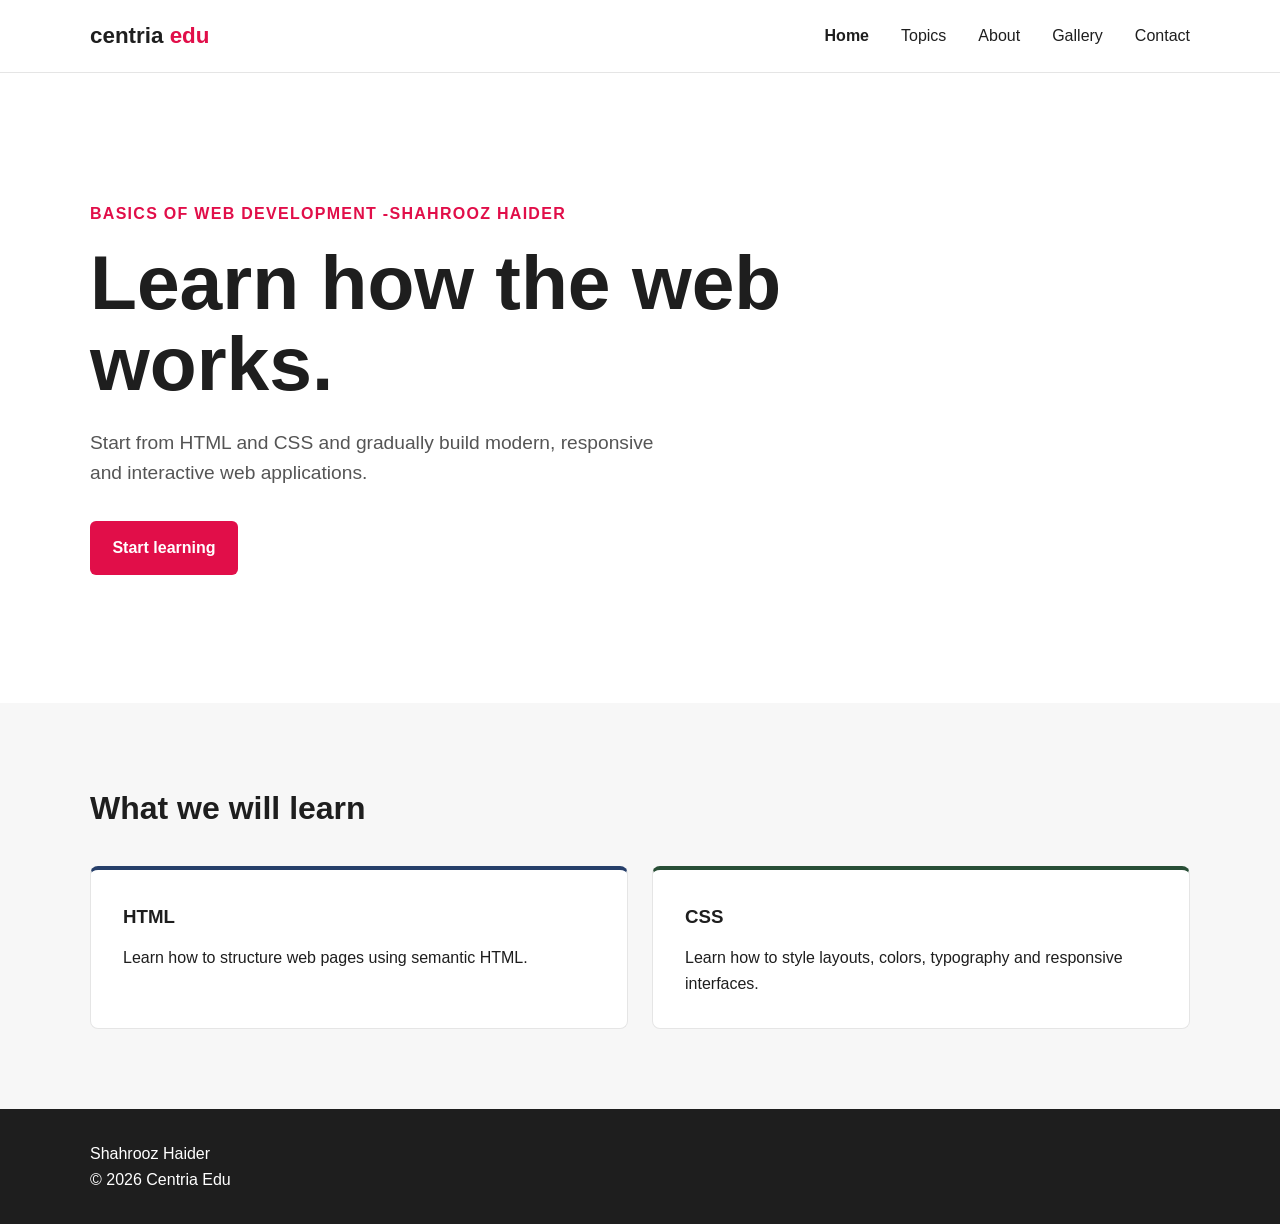
<file: index.html>
<!DOCTYPE html>
<html lang="en">
<head>
    <meta charset="UTF-8">
    <meta name="viewport" content="width=device-width, initial-scale=1.0">
    <meta name="author" content="Ville Heikkiniemi">
    <link rel="icon" href="favicon.ico">
    <link rel="stylesheet" href="style.css">

    <title>Centria Edu | Basics of Web Development</title>
</head>

<body>

    <header>
        <div class="container">
            <nav>
                <div class="logo">
                    centria <span>edu</span>
                </div>

                <ul>
                    <li><a href="index.html" aria-current="page">Home</a></li>
                    <li><a href="index.html#topics">Topics</a></li>
                    <li><a href="index.html#about">About</a></li>
                    <li><a href="gallery.html">Gallery</a></li>
                    <li><a href="contact.html">Contact</a></li>
                </ul>
            </nav>
        </div>
    </header>

    <main>

        <section class="hero">
            <div class="container">
                <div class="hero-content">

                    <span class="label">Basics of Web Development -Shahrooz Haider</span>

                    <h1>
                        Learn how the web works.
                    </h1>

                    <p>
                        Start from HTML and CSS and gradually build modern,
                        responsive and interactive web applications.
                    </p>

                    <a href="#topics" class="button">
                        Start learning
                    </a>

                </div>
            </div>
        </section>

        <section class="topics" id="topics">
            <div class="container">

                <h2>What we will learn</h2>

                <div class="cards">

                    <article class="card">
                        <h3>HTML</h3>
                        <p>
                            Learn how to structure web pages using semantic HTML.
                        </p>
                    </article>

                    <article class="card">
                        <h3>CSS</h3>
                        <p>
                            Learn how to style layouts, colors, typography and
                            responsive interfaces.
                        </p>
                    </article>

                </div>
            </div>
        </section>

    </main>

    <footer id="about">
        <div class="container">
              <p>Shahrooz Haider</p>
          <p>&copy;  2026 Centria Edu</p>
        </div>
    </footer>
<!--
Shahrooz Haider 
--> 
</body>
</html>
</file>
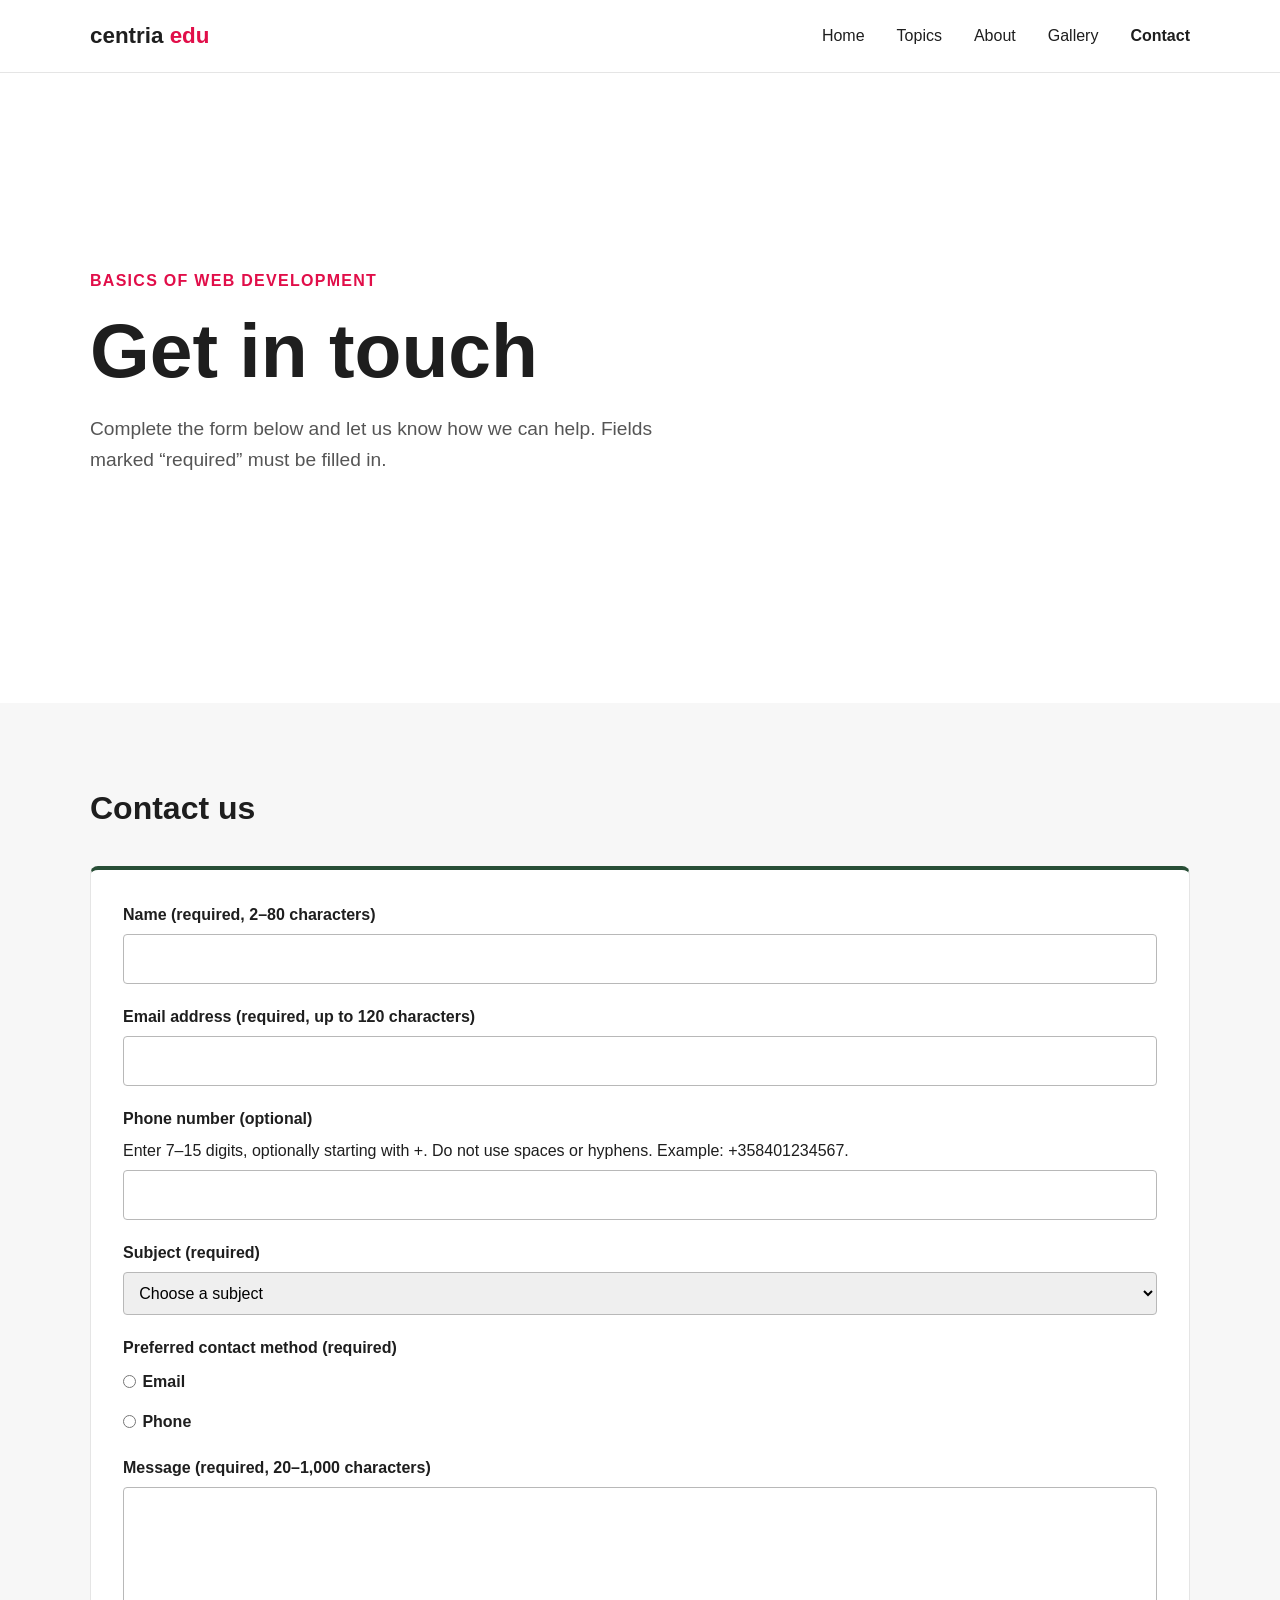
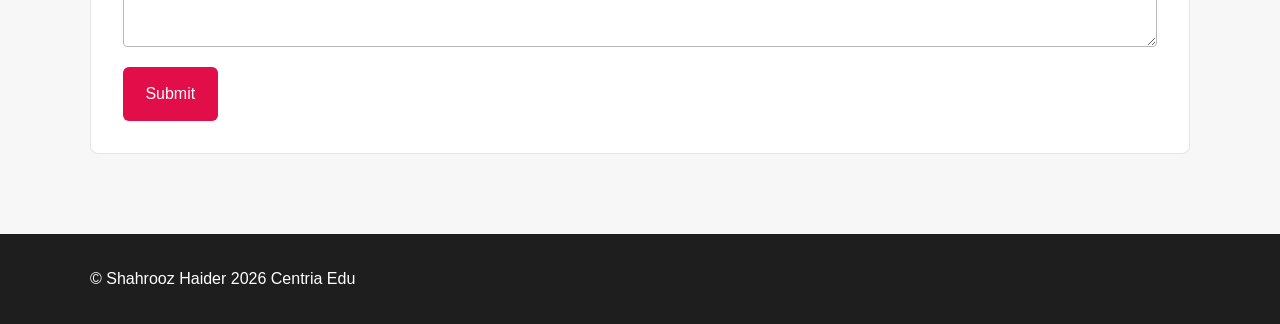
<file: contact.html>
<!--
    Centria Edu - Basics of Web Development

    Original author: Ville Heikkiniemi
    Modified by: 
    Last modified: 2026-11-15

    Based on the original course template.
-->

<!DOCTYPE html>
<html lang="en">
<head>
    <meta charset="UTF-8">
    <meta name="viewport" content="width=device-width, initial-scale=1.0">
    <meta name="author" content="Ville Heikkiniemi">
    <link rel="icon" href="favicon.ico">
    <link rel="stylesheet" href="style.css">

    <title>Contact | Centria Edu</title>
</head>

<body>

    <header>
        <div class="container">
            <nav>
                <div class="logo">
                    centria <span>edu</span>
                </div>

                <ul>
                    <li><a href="index.html">Home</a></li>
                    <li><a href="index.html#topics">Topics</a></li>
                    <li><a href="index.html#about">About</a></li>
                    <li><a href="gallery.html">Gallery</a></li>
                    <li><a href="contact.html" aria-current="page">Contact</a></li>
                </ul>
            </nav>
        </div>
    </header>

    <main>
        <section class="hero">
            <div class="container">
                <div class="hero-content">
                    <span class="label">Basics of Web Development</span>
                    <h1>Get in touch</h1>
                    <p>Complete the form below and let us know how we can help. Fields marked “required” must be filled in.</p>
                </div>
            </div>
        </section>

        <section class="topics" id="contact">
            <div class="container">
                <h2>Contact us</h2>

                <form class="card" action="https://httpbin.org/post" method="post">
                    <div class="form-field">
                        <label for="name">Name (required, 2–80 characters)</label>
                        <input type="text" id="name" name="name" autocomplete="name" required minlength="2" maxlength="80">
                    </div>

                    <div class="form-field">
                        <label for="email">Email address (required, up to 120 characters)</label>
                        <input type="email" id="email" name="email" autocomplete="email" required maxlength="120">
                    </div>

                    <div class="form-field">
                        <label for="phone">Phone number (optional)</label>
                        <p id="phone-help">Enter 7–15 digits, optionally starting with +. Do not use spaces or hyphens. Example: +358401234567.</p>
                        <input type="tel" id="phone" name="phone" autocomplete="tel" pattern="[+]?[0-9]{7,15}" aria-describedby="phone-help">
                    </div>

                    <div class="form-field">
                        <label for="subject">Subject (required)</label>
                        <select id="subject" name="subject" required>
                            <option value="">Choose a subject</option>
                            <option value="feedback">Feedback</option>
                            <option value="question">Question</option>
                            <option value="other">Other</option>
                        </select>
                    </div>

                    <fieldset class="form-field form-field--radio">
                        <legend>Preferred contact method (required)</legend>
                        <label class="radio-option" for="contact-email">
                            <input type="radio" id="contact-email" name="preferred_contact" value="email" required>
                            Email
                        </label>
                        <label class="radio-option" for="contact-phone">
                            <input type="radio" id="contact-phone" name="preferred_contact" value="phone" required>
                            Phone
                        </label>
                    </fieldset>

                    <div class="form-field">
                        <label for="message">Message (required, 20–1,000 characters)</label>
                        <textarea id="message" name="message" required minlength="20" maxlength="1000"></textarea>
                    </div>

                    <button class="button form-submit" type="submit">Submit</button>
                </form>
            </div>
        </section>
    </main>

    <footer id="about">
        <div class="container">
            <p>&copy; Shahrooz Haider 2026 Centria Edu</p>
        </div>
    </footer>

</body>
</html>
</file>
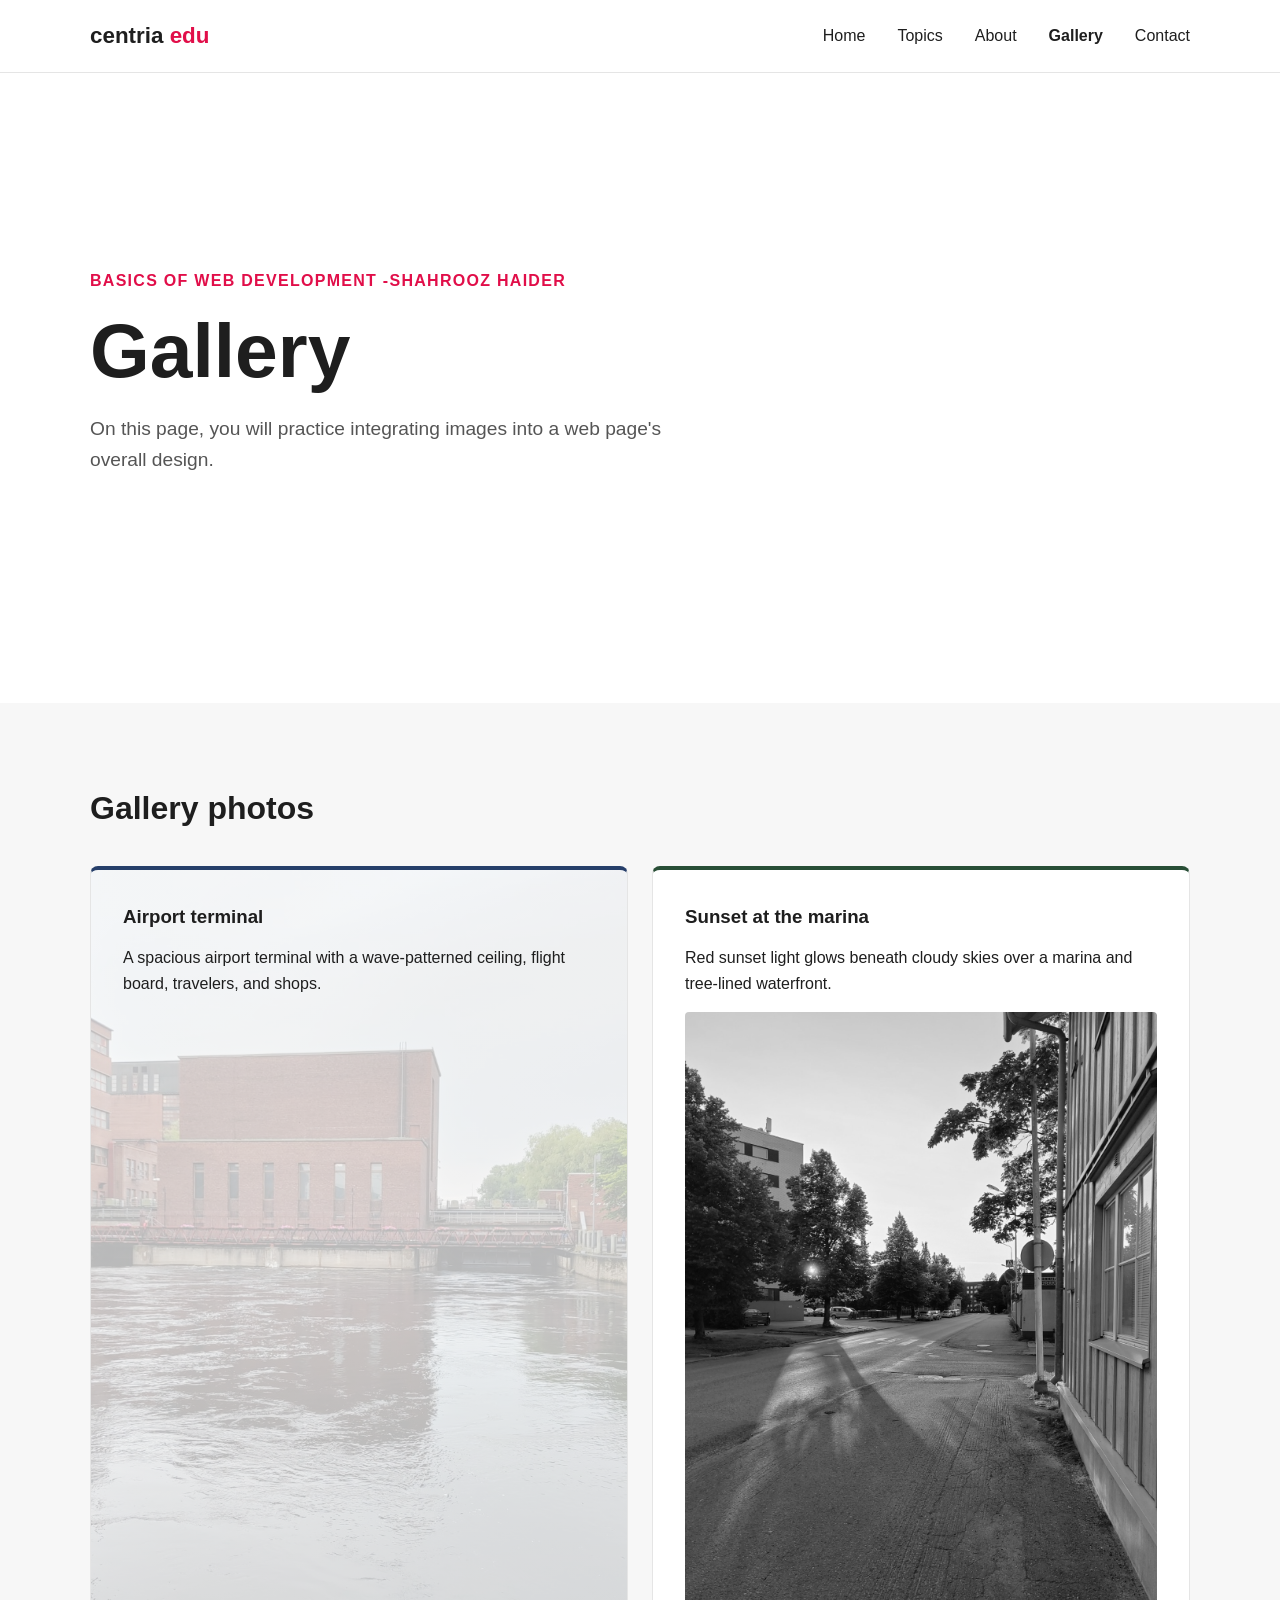
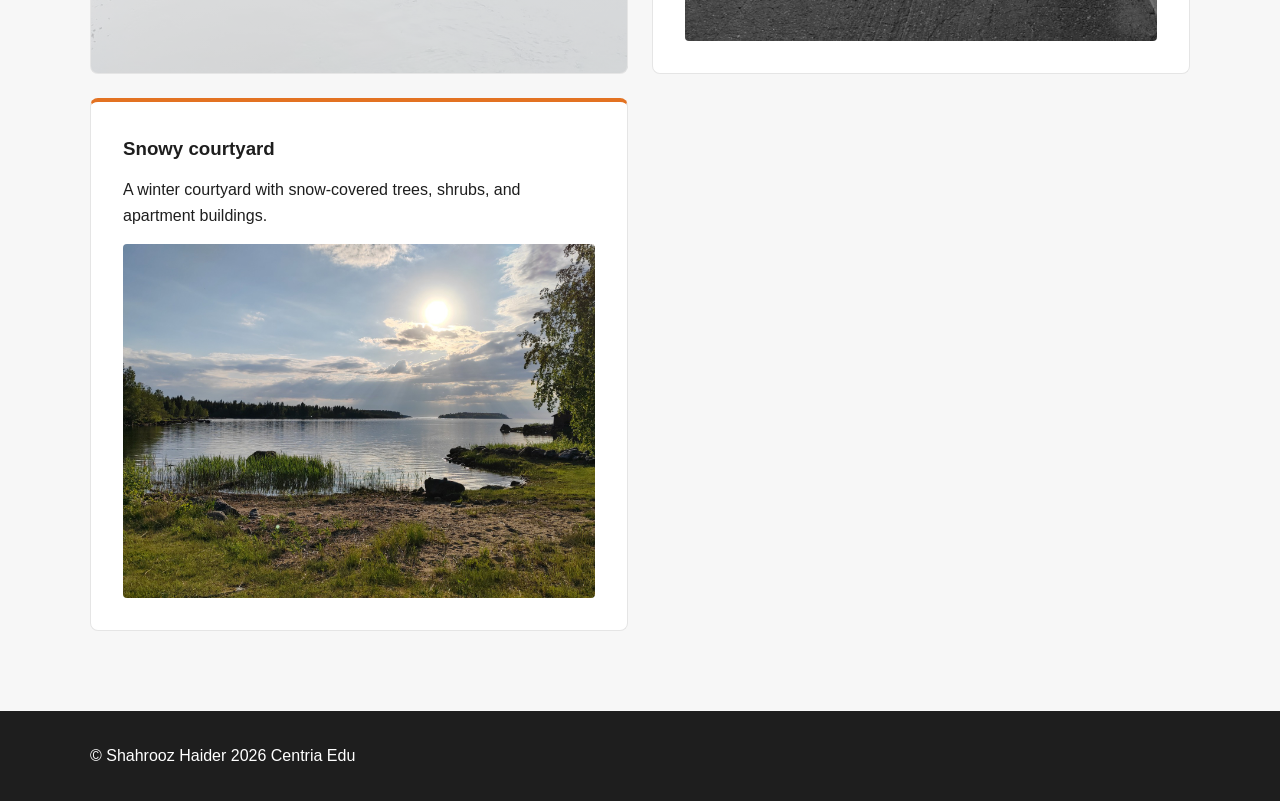
<file: gallery.html>
<!--
    Centria Edu - Basics of Web Development

    Original author: Ville Heikkiniemi
    Modified by: 
    Last modified: 2026-11-15

    Based on the original course template.
-->

<!DOCTYPE html>
<html lang="en">
<head>
    <meta charset="UTF-8">
    <meta name="viewport" content="width=device-width, initial-scale=1.0">
    <meta name="author" content="Ville Heikkiniemi">
    <link rel="icon" href="favicon.ico">
    <link rel="stylesheet" href="style.css">

    <title>Centria Edu | Basics of Web Development</title>
</head>

<body>

    <header>
        <div class="container">
            <nav>
                <div class="logo">
                    centria <span>edu</span>
                </div>

                <ul>
                    <li><a href="index.html">Home</a></li>
                    <li><a href="index.html#topics">Topics</a></li>
                    <li><a href="index.html#about">About</a></li>
                    <li><a href="gallery.html" aria-current="page">Gallery</a></li>
                    <li><a href="contact.html">Contact</a></li>
                </ul>
            </nav>
        </div>
    </header>

    <main>

        <section class="hero">
            <div class="container">
                <div class="hero-content">

                    <span class="label">Basics of Web Development -Shahrooz Haider</span>

                    <h1>
                        Gallery
                    </h1>

                    <p>
                        On this page, you will practice integrating images into a web page's overall design.
                    </p>

                </div>
            </div>
        </section>

        <section class="topics" id="topics">
            <div class="container">

                <h2>Gallery photos</h2>

                <div class="cards">

                    <article class="card card--background">
                        <h3>Airport terminal</h3>
                        <p>
                            A spacious airport terminal with a wave-patterned ceiling, flight board, travelers, and shops.
                        </p>
                    </article>

                    <article class="card card--grayscale">
                        <h3>Sunset at the marina</h3>
                        <p>
                            Red sunset light glows beneath cloudy skies over a marina and tree-lined waterfront.
                        </p>
                        <img src="images/2.jpeg" alt="Cloudy evening sky lit red and yellow over a marina, trees, and waterfront road">
                    </article>

                    <article class="card">
                        <h3>Snowy courtyard</h3>
                        <p>
                            A winter courtyard with snow-covered trees, shrubs, and apartment buildings.
                        </p>
                        <a href="images/3.jpeg" target="_blank" rel="noopener" aria-label="Open the full-size snowy courtyard photo in a new tab">
                            <img src="images/3.jpeg" alt="Snow-covered courtyard with leafless trees, shrubs, and apartment buildings under a pale blue sky">
                        </a>
                    </article>

                </div>
            </div>
        </section>

    </main>

    <footer id="about">
        <div class="container">
          <p>&copy; Shahrooz Haider 2026 Centria Edu</p>
        </div>
    </footer>

</body>
</html>
</file>
<file: style.css>
:root {
    --primary: #e10e49;
    --light: #ffffff;
    --dark: #1e1e1e;
    --blue: #263f6a;
    --green: #284e36;
    --orange: #e37222;
    --rose: #c24d52;
}

* {
    box-sizing: border-box;
    margin: 0;
    padding: 0;
}

body {
    font-family: Arial, Helvetica, sans-serif;
    background-color: var(--light);
    color: var(--dark);
    line-height: 1.6;
}

header {
    border-bottom: 1px solid #e5e5e5;
}

.container {
    width: min(1100px, 90%);
    margin: 0 auto;
}

nav {
    min-height: 72px;
    display: flex;
    justify-content: space-between;
    align-items: center;
}

.logo {
    font-size: 1.4rem;
    font-weight: bold;
    color: var(--dark);
}

.logo span {
    color: var(--primary);
}

nav ul {
    display: flex;
    flex-wrap: wrap;
    gap: 2rem;
    list-style: none;
}

nav a {
    color: var(--dark);
    font-weight: normal;
    text-decoration: none;
}

nav a[aria-current="page"] {
    font-weight: bold;
}

nav a:hover {
    color: var(--primary);
}

.hero {
    min-height: 70vh;
    display: flex;
    align-items: center;
}

.hero-content {
    max-width: 700px;
}

.label {
    display: inline-block;
    margin-bottom: 1rem;
    color: var(--primary);
    font-weight: bold;
    text-transform: uppercase;
    letter-spacing: 0.08rem;
}

h1 {
    margin-bottom: 1.5rem;
    font-size: clamp(2.5rem, 6vw, 5rem);
    line-height: 1.05;
}

.hero p {
    max-width: 600px;
    margin-bottom: 2rem;
    font-size: 1.2rem;
    color: #555;
}

.button {
    display: inline-block;
    padding: 0.9rem 1.4rem;
    background-color: var(--primary);
    color: var(--light);
    text-decoration: none;
    border-radius: 6px;
    font-weight: bold;
}

.button:hover {
    background-color: var(--rose);
}

.topics {
    padding: 5rem 0;
    background-color: #f7f7f7;
}

.topics h2 {
    margin-bottom: 2rem;
    font-size: 2rem;
}

.cards {
    display: grid;
    grid-template-columns: repeat(2, 1fr);
    gap: 1.5rem;
}

.card {
    padding: 2rem;
    background-color: var(--light);
    border: 1px solid #e5e5e5;
    border-radius: 8px;
}

.card img {
    display: block;
    width: 100%;
    height: auto;
    margin-top: 1rem;
    border-radius: 4px;
}

.card--background {
    min-height: 15rem;
    background-image:
        linear-gradient(rgba(255, 255, 255, 0.72), rgba(255, 255, 255, 0.72)),
        url("images/1.jpeg");
    background-position: center;
    background-size: cover;
    background-repeat: no-repeat;
}

.card--grayscale img {
    filter: grayscale(100%);
}

.card h3 {
    margin-bottom: 0.8rem;
}

.form-field {
    display: grid;
    gap: 0.4rem;
    margin-bottom: 1.25rem;
}

.form-field label,
.form-field legend {
    font-weight: bold;
}

.form-field input,
.form-field select,
.form-field textarea {
    width: 100%;
    min-width: 0;
    padding: 0.7rem;
    border: 1px solid #b8b8b8;
    border-radius: 4px;
    font: inherit;
}

.form-field textarea {
    min-height: 10rem;
    resize: vertical;
}

input:not([type="radio"]):user-invalid,
select:user-invalid,
textarea:user-invalid {
    border: 2px dashed #b00020;
}

input:not([type="radio"]):user-valid,
select:user-valid,
textarea:user-valid {
    border: 2px solid #24733c;
}

.form-field--radio {
    padding: 0;
    border: 0;
}

.radio-option {
    display: inline-flex;
    align-items: center;
    gap: 0.4rem;
    margin: 0.5rem 1rem 0 0;
}

.radio-option input {
    width: auto;
}

.form-field input:focus,
.form-field select:focus,
.form-field textarea:focus {
    outline: 2px solid var(--primary);
    outline-offset: 2px;
}

.form-submit {
    border: 0;
    cursor: pointer;
    font: inherit;
}

.card:nth-child(1) {
    border-top: 4px solid var(--blue);
}

.card:nth-child(2) {
    border-top: 4px solid var(--green);
}

.card:nth-child(3) {
    border-top: 4px solid var(--orange);
}

footer {
    padding: 2rem 0;
    background-color: var(--dark);
    color: var(--light);
}

@media (max-width: 700px) {
    nav {
        align-items: flex-start;
        flex-direction: column;
        gap: 0.75rem;
        padding: 1rem 0;
    }

    nav ul {
        gap: 0.5rem 1rem;
    }

    .cards {
        grid-template-columns: 1fr;
    }

    .hero {
        min-height: 60vh;
    }
}
</file>
